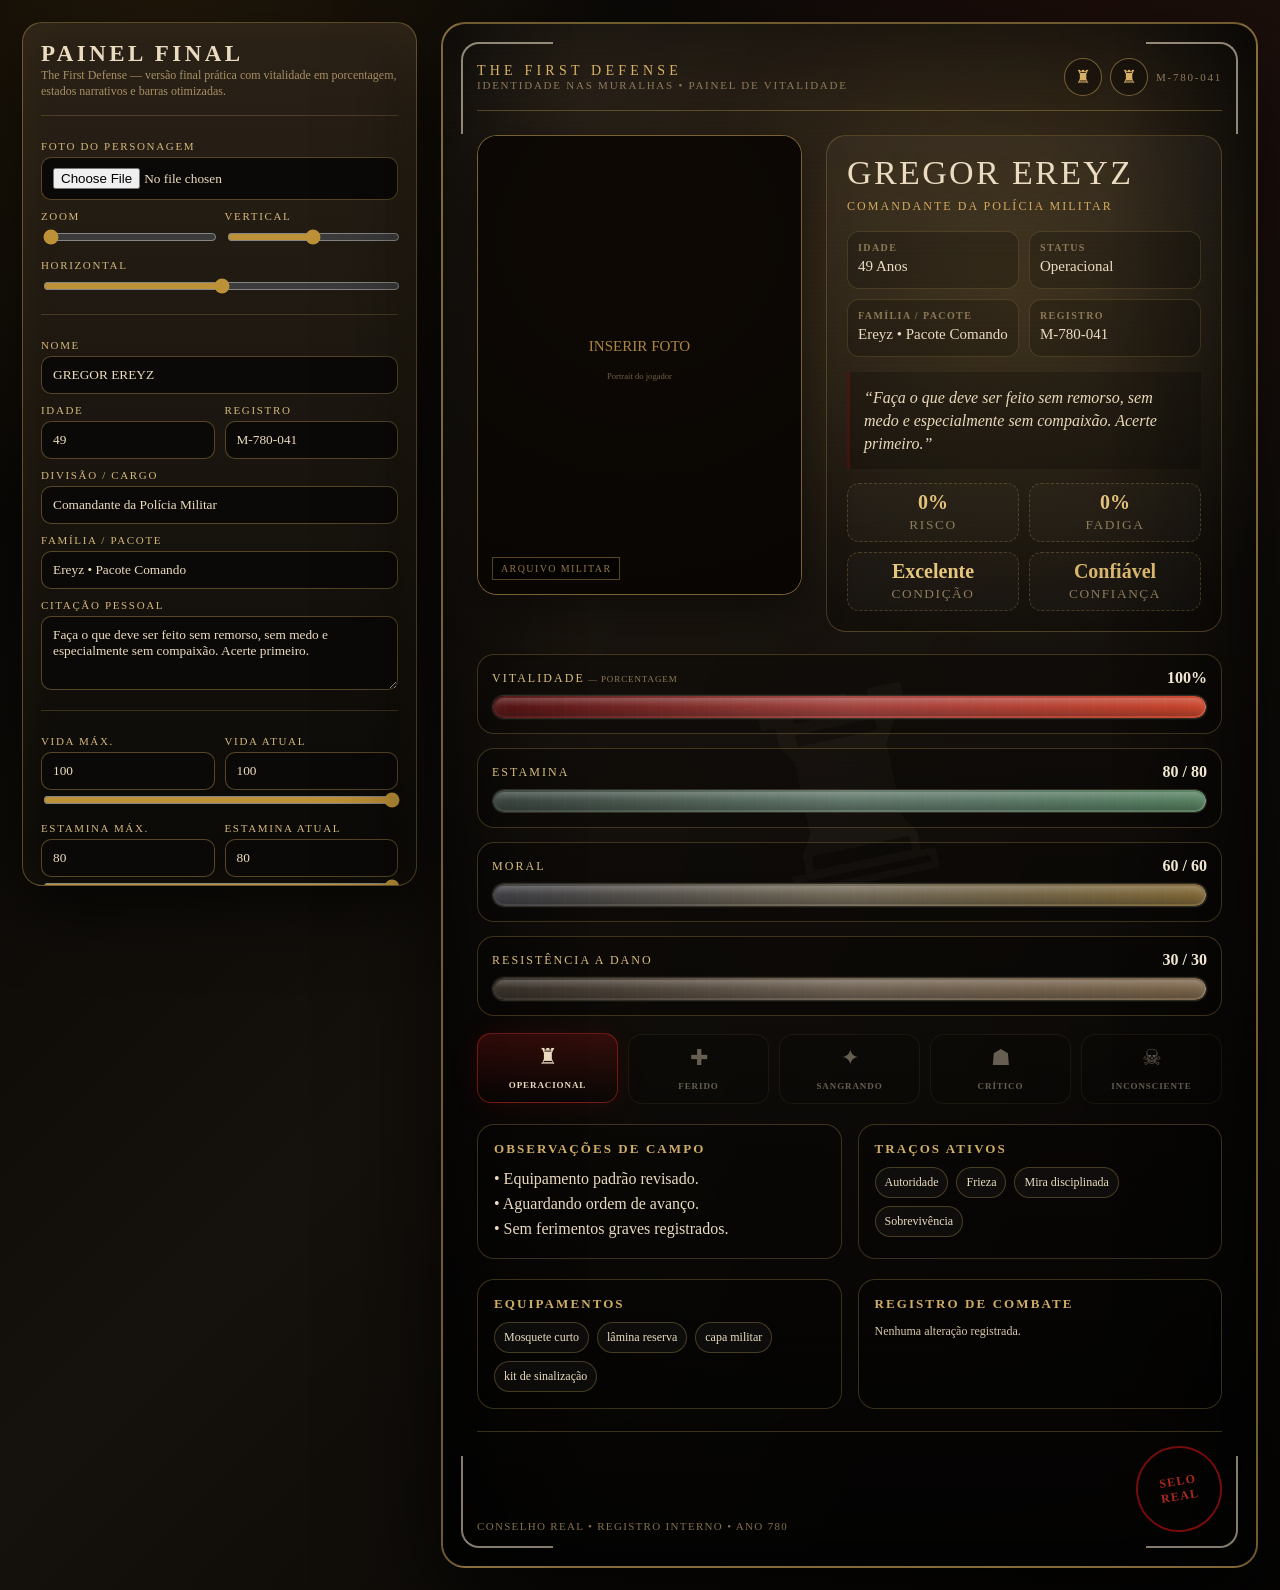
<file: painel.html>
<!DOCTYPE html>
<html lang="pt-BR">
<head>
<meta charset="UTF-8"/>
<meta name="viewport" content="width=device-width, initial-scale=1.0"/>
<title>The First Defense — Painel Vivo Final Otimizado</title>
<style>
:root{
  --danger:0;
  --exhaustion:0;
  --moraleLoss:0;
  --portrait-x:50%;
  --portrait-y:50%;
  --portrait-scale:1;
  --hue:0deg;
  --vignette:.40;
  --grain:.11;
  --bloodOpacity:0;
  --theme:#b08a42;
  --themeSoft:rgba(176,138,66,.28);
  --bg:#080705;
  --paper:#1c160f;
  --ink:#eadbc1;
  --muted:#9d8865;
  --blood:#981313;
  --bloodBright:#df2b20;
  --stamina:#d0a13a;
  --morale:#8fb3c7;
}
*{box-sizing:border-box}
body{
  margin:0; min-height:100vh; color:var(--ink);
  font-family: Georgia, "Times New Roman", serif;
  background:
    radial-gradient(circle at 12% 4%, rgba(202,143,45,.14), transparent 25%),
    radial-gradient(circle at 86% 8%, rgba(103,16,16,.18), transparent 25%),
    linear-gradient(135deg,#050403,#15110c 52%,#050403);
}
body::before{
  content:""; position:fixed; inset:0; pointer-events:none; opacity:.28;
  background:
    linear-gradient(rgba(255,255,255,.025) 1px, transparent 1px),
    linear-gradient(90deg,rgba(255,255,255,.018) 1px, transparent 1px);
  background-size: 38px 38px;
}
.app{display:grid; grid-template-columns:395px minmax(740px,1fr); gap:24px; padding:22px;}
.controls{
  position:sticky; top:18px; align-self:start; max-height:calc(100vh - 36px); overflow:auto;
  background:linear-gradient(180deg,rgba(43,34,23,.98),rgba(10,9,7,.98));
  border:1px solid rgba(218,178,92,.38);
  border-radius:20px; padding:18px;
  box-shadow:0 24px 70px rgba(0,0,0,.6), inset 0 0 40px rgba(236,180,79,.055);
}
.controls h1{margin:0; font-size:23px; letter-spacing:.15em; text-transform:uppercase}
.controls .tag{color:#a89065; font-size:12px; line-height:1.35}
.group{border-top:1px solid rgba(218,178,92,.22); margin-top:16px; padding-top:14px}
label{display:block; font-size:11px; letter-spacing:.15em; text-transform:uppercase; color:#d4b77c; margin:10px 0 5px}
input,textarea,select{
  width:100%; background:#0b0907; color:#ecdcc0;
  border:1px solid rgba(218,178,92,.36); border-radius:10px;
  padding:10px 11px; outline:none; font-family:Georgia,"Times New Roman",serif;
}
textarea{min-height:74px; resize:vertical}
input[type=range]{accent-color:#bd9137; padding:0; border:0; background:transparent}
.row{display:grid; grid-template-columns:1fr 1fr; gap:10px}
.three{display:grid; grid-template-columns:1fr 1fr 1fr; gap:10px}
.btns{display:flex; flex-wrap:wrap; gap:8px; margin-top:14px}
button{
  border:1px solid rgba(226,185,95,.45); color:#f2dfbd;
  background:linear-gradient(180deg,#3a2b16,#15100a); border-radius:10px;
  padding:10px 12px; cursor:pointer; font-weight:bold; letter-spacing:.04em;
}
button:hover{filter:brightness(1.14)}
button.danger{border-color:rgba(188,42,35,.7); color:#ffd0ca}
.stage{display:flex; justify-content:center; align-items:flex-start; min-height:calc(100vh - 44px)}
.card{
  width:820px; min-height:1120px; position:relative; overflow:hidden; border-radius:24px;
  background:
    radial-gradient(circle at 70% 18%, color-mix(in srgb, var(--theme) 22%, transparent), transparent 25%),
    linear-gradient(115deg,rgba(255,255,255,.045), transparent 24%, rgba(0,0,0,.24) 76%),
    linear-gradient(180deg,#2a2116,#130f0b 55%,#070604);
  border:2px solid rgba(218,178,92,.50);
  box-shadow:0 38px 110px rgba(0,0,0,.78), inset 0 0 120px rgba(0,0,0,.62);
  padding:34px;
  filter:hue-rotate(var(--hue));
}
.card::before{
  content:""; position:absolute; inset:0; pointer-events:none;
  background:
    repeating-linear-gradient(0deg, rgba(255,255,255,calc(var(--grain)*.25)), rgba(255,255,255,calc(var(--grain)*.25)) 1px, transparent 1px, transparent 5px),
    radial-gradient(circle at 50% 34%, transparent 0 38%, rgba(0,0,0,var(--vignette)) 100%),
    linear-gradient(90deg,rgba(0,0,0,.38),transparent 18%,transparent 82%,rgba(0,0,0,.38));
  mix-blend-mode:overlay;
}
.card::after{
  content:""; position:absolute; inset:0; pointer-events:none; transition:.3s ease;
  background:
    radial-gradient(circle at 50% 38%, transparent 0 34%, rgba(0,0,0,calc(.10 + var(--danger)*.42)) 100%),
    linear-gradient(0deg, rgba(100,0,0,calc(var(--danger)*.32)), transparent 56%),
    linear-gradient(180deg, rgba(0,0,0,calc(var(--exhaustion)*.36)), transparent 38%, rgba(0,0,0,calc(var(--exhaustion)*.42))),
    linear-gradient(90deg, rgba(0,0,0,calc(var(--moraleLoss)*.18)), transparent 45%, rgba(20,30,40,calc(var(--moraleLoss)*.16)));
}
.corner{
  position:absolute; width:92px; height:92px; opacity:.62; pointer-events:none;
  border-color:rgba(218,178,92,.5);
}
.c1{left:18px; top:18px; border-left:2px solid; border-top:2px solid; border-radius:18px 0 0 0}
.c2{right:18px; top:18px; border-right:2px solid; border-top:2px solid; border-radius:0 18px 0 0}
.c3{left:18px; bottom:18px; border-left:2px solid; border-bottom:2px solid; border-radius:0 0 0 18px}
.c4{right:18px; bottom:18px; border-right:2px solid; border-bottom:2px solid; border-radius:0 0 18px 0}
.watermark{
  position:absolute; inset:0; display:flex; align-items:center; justify-content:center;
  font-size:260px; opacity:.035; z-index:0; pointer-events:none; transform:rotate(-12deg);
}
.topline,.main,.bars,.condition,.notes,.equipment,.footer{position:relative; z-index:2}
.topline{display:flex; justify-content:space-between; align-items:center; border-bottom:1px solid rgba(218,178,92,.32); padding-bottom:14px}
.brand{font-size:14px; letter-spacing:.30em; color:#d8b366; text-transform:uppercase}
.registry{color:#8f7b5b; font-size:11px; text-transform:uppercase; letter-spacing:.16em}
.crestRow{display:flex; gap:8px; align-items:center}
.miniCrest{
  width:38px; height:38px; border-radius:50%; display:flex; align-items:center; justify-content:center;
  border:1px solid rgba(218,178,92,.48); background:rgba(0,0,0,.28); color:#d7b067; font-size:18px;
}
.main{display:grid; grid-template-columns:325px 1fr; gap:24px; margin-top:24px}
.portraitBox{
  position:relative; height:460px; border:1px solid rgba(230,188,101,.50); border-radius:20px; overflow:hidden;
  background:#080706; box-shadow:inset 0 0 34px rgba(0,0,0,.92),0 16px 45px rgba(0,0,0,.42);
}
#portrait{width:100%; height:100%; object-fit:cover; object-position:var(--portrait-x) var(--portrait-y); transform:scale(var(--portrait-scale)); transition:.25s ease;
  filter:contrast(calc(1.04 + var(--danger)*.18)) saturate(calc(.98 - var(--danger)*.28)) brightness(calc(1 - var(--danger)*.22 - var(--exhaustion)*.16));
}
.portraitBox::after{
  content:""; position:absolute; inset:0; pointer-events:none;
  background:
    linear-gradient(0deg,rgba(114,0,0,calc(var(--danger)*.32)),transparent 60%),
    radial-gradient(circle at 50% 22%,transparent 23%,rgba(0,0,0,.38));
}
.photoStamp{position:absolute; left:14px; bottom:14px; border:1px solid rgba(218,178,92,.56); background:rgba(0,0,0,.48); color:#d3ad64; padding:5px 8px; font-size:10px; letter-spacing:.14em}
.statusRibbon{
  position:absolute; right:-40px; top:22px; width:170px; text-align:center; transform:rotate(33deg);
  background:rgba(120,14,14,calc(var(--danger)*.78)); border:1px solid rgba(230,60,45,calc(var(--danger)));
  color:rgba(255,224,214,calc(var(--danger))); padding:5px 0; font-size:10px; letter-spacing:.14em;
}
.infoPanel{
  border:1px solid rgba(218,178,92,.26); border-radius:20px; padding:20px;
  background:linear-gradient(180deg,rgba(255,255,255,.035),rgba(0,0,0,.20));
}
.name{font-size:34px; line-height:1.02; text-transform:uppercase; letter-spacing:.07em; margin-bottom:8px; text-shadow:0 0 22px rgba(218,178,92,.12)}
.sub{color:#d2aa5c; text-transform:uppercase; letter-spacing:.17em; font-size:12px; margin-bottom:17px}
.dataGrid{display:grid; grid-template-columns:1fr 1fr; gap:10px}
.data{background:rgba(0,0,0,.20); border:1px solid rgba(218,178,92,.18); padding:10px; border-radius:12px; min-height:58px}
.data b{display:block; color:#8c7957; font-size:10px; letter-spacing:.14em; text-transform:uppercase; margin-bottom:4px}
.data span{font-size:15px}
.quote{margin-top:15px; padding:14px; border-left:3px solid rgba(177,18,18,calc(.25 + var(--danger)*.65)); background:rgba(0,0,0,.23); color:#ead9bb; font-style:italic; line-height:1.45}
.vitalSeal{
  margin-top:14px; display:grid; grid-template-columns:1fr 1fr; gap:10px;
}
.metric{
  border:1px dashed rgba(218,178,92,.25); padding:8px; border-radius:12px; text-align:center;
  background:rgba(255,255,255,.025);
}
.metric strong{display:block; font-size:21px; color:#e3c37d}
.metric small{text-transform:uppercase; letter-spacing:.12em; color:#8f7b5b}
.bars{margin-top:22px; display:grid; gap:14px}
.statusLine{border:1px solid rgba(218,178,92,.25); background:rgba(0,0,0,.24); border-radius:17px; padding:14px}
.statusHead{display:flex; justify-content:space-between; align-items:center; margin-bottom:8px}
.statusName{text-transform:uppercase; letter-spacing:.17em; color:#d8bd7f; font-size:12px}
.statusValue{font-weight:bold;color:#f1e6d2}
.bar{height:24px; border-radius:999px; background:rgba(0,0,0,.57); border:1px solid rgba(230,208,159,.2); overflow:hidden; position:relative}
.fill{height:100%; width:100%; transition:.35s ease; border-radius:999px; box-shadow:inset 0 0 16px rgba(255,255,255,.10)}
.hp .fill{background:linear-gradient(90deg,#421010,#941818,#e03525)}
.stamina .fill{background:linear-gradient(90deg,#523b13,#af7f22,#ebc163)}
.morale .fill{background:linear-gradient(90deg,#253a4c,#52738e,#a8c4d2)}
.armor .fill{background:linear-gradient(90deg,#30353a,#777d82,#c5c8c7)}
.bar::after{content:""; position:absolute; inset:0; background:linear-gradient(90deg,transparent,rgba(255,255,255,.18),transparent); opacity:.45}
.damageFx{position:absolute; right:0; top:0; bottom:0; width:calc(var(--danger)*100%); background:repeating-linear-gradient(135deg,rgba(0,0,0,.22),rgba(0,0,0,.22) 5px,rgba(255,0,0,.16) 5px,rgba(255,0,0,.16) 10px); mix-blend-mode:multiply}
.condition{margin-top:18px; display:grid; grid-template-columns:repeat(5,1fr); gap:10px}
.cond{text-align:center; border:1px solid rgba(218,178,92,.2); padding:10px 7px; border-radius:14px; background:rgba(0,0,0,.22); opacity:.40; transition:.2s}
.cond.active{opacity:1; background:linear-gradient(180deg,rgba(117,18,15,.36),rgba(0,0,0,.28)); border-color:rgba(184,37,28,.55); box-shadow:0 0 24px rgba(135,12,12,.18)}
.cond .icon{font-size:22px; display:block; margin-bottom:4px}.cond b{font-size:9px; letter-spacing:.10em; text-transform:uppercase}
.notes,.equipment{margin-top:20px; display:grid; grid-template-columns:1fr 1fr; gap:16px}
.panel{border:1px solid rgba(218,178,92,.25); background:rgba(0,0,0,.20); border-radius:17px; padding:16px}
.panel h3{margin:0 0 10px; color:#d0ad65; font-size:13px; text-transform:uppercase; letter-spacing:.16em}
.traits{display:flex; flex-wrap:wrap; gap:8px}.trait{border:1px solid rgba(218,178,92,.28); background:rgba(255,255,255,.035); padding:7px 9px; border-radius:999px; font-size:12px}
.log{font-size:12px; line-height:1.55; color:#dac8a9; max-height:130px; overflow:auto}
.footer{margin-top:22px; display:flex; justify-content:space-between; align-items:flex-end; color:#85704f; border-top:1px solid rgba(218,178,92,.25); padding-top:14px; font-size:11px; letter-spacing:.12em; text-transform:uppercase}
.seal{width:86px;height:86px;border-radius:50%; border:2px double rgba(177,18,18,.66); display:flex;align-items:center;justify-content:center; color:rgba(217,51,40,.78); transform:rotate(-9deg); font-weight:bold; font-size:12px; text-align:center}
.bloodmark{position:absolute; pointer-events:none; opacity:calc(var(--danger)*.95); transition:.35s ease}
.b1{right:68px; top:214px; width:145px; height:145px; background:radial-gradient(circle,rgba(126,0,0,.36),transparent 63%); filter:blur(1px)}
.b2{left:28px; bottom:190px; width:195px; height:112px; background:radial-gradient(circle,rgba(160,0,0,.24),transparent 65%); transform:rotate(18deg)}
.crack{position:absolute; inset:0; opacity:calc(var(--danger)*.18); pointer-events:none; background:
  linear-gradient(125deg, transparent 22%, rgba(255,255,255,.35) 22.2%, transparent 22.6%),
  linear-gradient(47deg, transparent 57%, rgba(255,255,255,.26) 57.2%, transparent 57.6%);
  mix-blend-mode:overlay;
}

.deathbox{
  position:relative; z-index:2;
  margin-top:18px;
  border:1px solid rgba(150,30,25,calc(var(--danger)*.78));
  background:rgba(80,0,0,calc(var(--danger)*.20));
  border-radius:18px;
  padding:14px;
  display:none;
  line-height:1.45;
}
.deathbox.show{display:block}
.deathbox b{color:#ffb1a5;text-transform:uppercase;letter-spacing:.14em}
.card.ultimate-critical{
  animation: criticalPulse 1.8s infinite ease-in-out;
}
@keyframes criticalPulse{
  0%,100%{box-shadow:0 38px 110px rgba(0,0,0,.78), inset 0 0 125px rgba(0,0,0,.64)}
  50%{box-shadow:0 38px 120px rgba(80,0,0,.55), inset 0 0 150px rgba(120,0,0,.22)}
}

@media(max-width:1120px){.app{grid-template-columns:1fr}.controls{position:relative; top:0; max-height:none}.card{width:100%}}
@media(max-width:760px){.main,.notes,.equipment{grid-template-columns:1fr}.condition{grid-template-columns:repeat(2,1fr)}.app{padding:10px}.card{padding:20px}.controls{padding:14px}}
@media print{body{background:#111}.controls{display:none}.app{display:block;padding:0}.card{width:100%;min-height:100vh;border-radius:0;box-shadow:none}.stage{min-height:auto}}

/* ===== THE FIRST DEFENSE — VERSÃO FINAL PRÁTICA ===== */
.statusLine.hp .statusName::after{
  content:" — porcentagem";
  color:#8d795a;
  font-size:9px;
  letter-spacing:.10em;
}
.statusLine.hp .fill{
  background:linear-gradient(90deg,#4e0d0d,#962019,#d24628,#d69b37,#577f3f);
  background-size:220% 100%;
  box-shadow:inset 0 0 18px rgba(255,255,255,.12), 0 0 calc(var(--danger) * 26px) rgba(180,20,15,.45);
}
.statusLine.stamina .fill{
  background:linear-gradient(90deg,#3f3f3f,#526b78,#3f83a0,#8ec7d7);
  background-size:220% 100%;
}
.statusLine.morale .fill{
  background:linear-gradient(90deg,#4b4b4b,#7a5d24,#c59a37,#e5c873);
  background-size:220% 100%;
}
.statusLine.armor .fill{
  background:linear-gradient(90deg,#322b24,#66523c,#9a815d,#d1b782);
  background-size:220% 100%;
}
.statusLine .bar{
  box-shadow:inset 0 0 10px rgba(0,0,0,.75), 0 0 0 1px rgba(255,255,255,.04);
}
.statusLine .bar::before{
  content:"";
  position:absolute;
  inset:2px;
  border-radius:999px;
  background:linear-gradient(180deg,rgba(255,255,255,.20),transparent 48%,rgba(0,0,0,.24));
  pointer-events:none;
  z-index:2;
}
.statusLine .fill{
  position:relative;
  transition:width .28s ease, filter .28s ease, background-position .28s ease;
}
.statusLine .fill::after{
  content:"";
  position:absolute;
  inset:0;
  background:linear-gradient(90deg, transparent, rgba(255,255,255,.22), transparent);
  opacity:.35;
}
.card.state-operacional{--stateTint:0;}
.card.state-ferido{filter:hue-rotate(6deg) saturate(.98);}
.card.state-sangrando{filter:hue-rotate(10deg) saturate(.92);}
.card.state-critico{filter:hue-rotate(14deg) saturate(.82) brightness(.92);}
.card.state-inconsciente{filter:saturate(.42) brightness(.78) contrast(1.08);}
.card.state-ferido::after{
  background:
    radial-gradient(circle at 50% 45%, transparent 0 42%, rgba(0,0,0,calc(.18 + var(--danger)*.38)) 100%),
    linear-gradient(0deg, rgba(110,55,0,.10), transparent 55%),
    linear-gradient(180deg, rgba(0,0,0,calc(var(--exhaustion)*.22)), transparent 40%, rgba(0,0,0,calc(var(--exhaustion)*.32)));
}
.card.state-sangrando::after{
  background:
    radial-gradient(circle at 50% 45%, transparent 0 42%, rgba(0,0,0,calc(.20 + var(--danger)*.42)) 100%),
    linear-gradient(0deg, rgba(120,0,0,calc(.12 + var(--danger)*.30)), transparent 55%),
    linear-gradient(180deg, rgba(0,0,0,calc(var(--exhaustion)*.24)), transparent 40%, rgba(0,0,0,calc(var(--exhaustion)*.34)));
}
.card.state-critico::after,.card.state-inconsciente::after{
  background:
    radial-gradient(circle at 50% 42%, transparent 0 34%, rgba(0,0,0,calc(.38 + var(--danger)*.45)) 100%),
    linear-gradient(0deg, rgba(120,0,0,calc(.24 + var(--danger)*.34)), transparent 55%),
    linear-gradient(180deg, rgba(0,0,0,.24), transparent 40%, rgba(0,0,0,.46));
}
.card.state-critico{
  animation: finalCriticalPulse 1.8s ease-in-out infinite;
}
.card.state-inconsciente{
  animation:none !important;
}
@keyframes finalCriticalPulse{
  0%,100%{box-shadow:0 35px 90px rgba(0,0,0,.72), inset 0 0 95px rgba(0,0,0,.62)}
  50%{box-shadow:0 35px 105px rgba(90,0,0,.42), inset 0 0 120px rgba(120,0,0,.18)}
}
.condition{
  grid-template-columns:repeat(5,1fr) !important;
}
.cond.active{
  transform:translateY(-1px);
}
#physicalCondition{
  color:#e6c57d;
}


/* ===== AJUSTES FINAIS — confiança, clique em estados e barras premium ===== */
.vitalSeal{
  grid-template-columns:repeat(4,1fr) !important;
}
#trustMetric{
  color:#d8b66d;
}
.statusLine.stamina .fill{
  background:linear-gradient(90deg,#39413d,#4f6959,#6d9f72,#9bd883) !important;
  background-size:220% 100% !important;
  filter:saturate(calc(.70 + var(--exhaustion) * -.25 + .55));
}
.statusLine.stamina .bar{
  box-shadow:inset 0 0 10px rgba(0,0,0,.78), 0 0 calc(var(--exhaustion) * 18px) rgba(85,130,90,.18);
}
.statusLine.morale .fill{
  background:linear-gradient(90deg,#3b3b40,#655534,#a98031,#e3c66a) !important;
  background-size:220% 100% !important;
}
.statusLine.hp .fill,
.statusLine.morale .fill,
.statusLine.stamina .fill,
.statusLine.armor .fill{
  border-right:1px solid rgba(255,255,255,.32);
}
.cond{
  cursor:pointer;
  user-select:none;
}
.cond:hover{
  opacity:.92;
  filter:brightness(1.18);
  transform:translateY(-1px);
}
.bloodmark.b3{
  left:58%;
  top:132px;
  width:85px;
  height:120px;
  background:radial-gradient(circle at 40% 25%,rgba(170,0,0,.32),transparent 38%),
             radial-gradient(circle at 70% 58%,rgba(120,0,0,.24),transparent 44%);
  transform:rotate(-18deg);
}
.bloodmark.b4{
  right:32px;
  bottom:310px;
  width:115px;
  height:150px;
  background:radial-gradient(circle at 50% 20%,rgba(160,0,0,.28),transparent 40%),
             radial-gradient(circle at 40% 70%,rgba(90,0,0,.20),transparent 48%);
  transform:rotate(14deg);
}
.bloodmark.b5{
  left:70px;
  top:520px;
  width:95px;
  height:95px;
  background:radial-gradient(circle,rgba(135,0,0,.24),transparent 65%);
}
.card.state-sangrando .bloodmark,
.card.state-critico .bloodmark,
.card.state-inconsciente .bloodmark{
  opacity:calc(.35 + var(--danger)*.75);
}
.card.state-ferido .bloodmark{
  opacity:calc(var(--danger)*.38);
}
.card.state-operacional .bloodmark{
  opacity:calc(var(--danger)*.18);
}
.statusLine .fill::before{
  content:"";
  position:absolute;
  inset:0;
  background:repeating-linear-gradient(90deg,rgba(255,255,255,.08) 0 1px,transparent 1px 12px);
  opacity:.28;
}
.btns button{
  min-width:82px;
}


/* ===== AJUSTE FINAL OTIMIZADO — indicadores 2x2 e ficha leve ===== */
.vitalSeal{
  display:grid !important;
  grid-template-columns:repeat(2, minmax(0, 1fr)) !important;
  gap:10px !important;
  align-items:stretch !important;
}
.vitalSeal .metric{
  min-height:58px;
  display:flex;
  flex-direction:column;
  align-items:center;
  justify-content:center;
}
.vitalSeal .metric strong{
  font-size:20px;
  line-height:1.05;
}
.vitalSeal .metric small{
  margin-top:4px;
}
.card{
  will-change:auto !important;
}
.statusLine .fill,
.cond,
.portraitBox{
  will-change:auto !important;
}
.card.state-critico{
  animation: finalCriticalPulse 2.4s ease-in-out infinite !important;
}
@media (prefers-reduced-motion: reduce){
  .card.state-critico,
  .cond.active,
  .portraitBox,
  .statusLine .fill::after{
    animation:none !important;
  }
}

</style>
</head>
<body>
<div class="app">
<aside class="controls">
  <h1>Painel Final</h1>
  <div class="tag">The First Defense — versão final prática com vitalidade em porcentagem, estados narrativos e barras otimizadas.</div>

  <div class="group">
    <label>Foto do personagem</label><input type="file" id="photoInput" accept="image/*">
    <div class="row"><div><label>Zoom</label><input type="range" id="zoom" min="1" max="2.7" step=".01" value="1"></div><div><label>Vertical</label><input type="range" id="posY" min="0" max="100" value="50"></div></div>
    <label>Horizontal</label><input type="range" id="posX" min="0" max="100" value="50">
  </div>

  <div class="group">
    <label>Nome</label><input type="text" id="nameInput" value="GREGOR EREYZ">
    <div class="row"><div><label>Idade</label><input type="number" id="ageInput" value="49"></div><div><label>Registro</label><input type="text" id="regInput" value="M-780-041"></div></div>
    <label>Divisão / Cargo</label><input type="text" id="roleInput" value="Comandante da Polícia Militar">
    <label>Família / Pacote</label><input type="text" id="familyInput" value="Ereyz • Pacote Comando">
    <label>Citação pessoal</label><textarea id="quoteInput">Faça o que deve ser feito sem remorso, sem medo e especialmente sem compaixão. Acerte primeiro.</textarea>
  </div>

  <div class="group">
    <div class="row"><div><label>Vida Máx.</label><input type="number" id="hpMax" value="100"></div><div><label>Vida Atual</label><input type="number" id="hpNow" value="100"></div></div>
    <input type="range" id="hpSlider" min="0" max="100" value="100">
    <div class="row"><div><label>Estamina Máx.</label><input type="number" id="stMax" value="80"></div><div><label>Estamina Atual</label><input type="number" id="stNow" value="80"></div></div>
    <input type="range" id="stSlider" min="0" max="80" value="80">
    <div class="row"><div><label>Moral Máx.</label><input type="number" id="moMax" value="60"></div><div><label>Moral Atual</label><input type="number" id="moNow" value="60"></div></div>
    <input type="range" id="moSlider" min="0" max="60" value="60">
    <div class="row"><div><label>Resistência Máx.</label><input type="number" id="arMax" value="30"></div><div><label>Resistência Atual</label><input type="number" id="arNow" value="30"></div></div>
    <input type="range" id="arSlider" min="0" max="30" value="30">
      <div class="row">
        <div><label>Ferimentos</label><input type="number" id="injuryInput" value="0"></div>
        <div><label>Exposição</label><input type="number" id="exposureInput" value="0"></div>
      </div>
  </div>

  <div class="group">
    <label>Estado narrativo</label>
    <select id="conditionSelect"><option value="normal">Operacional</option><option value="ferido">Ferido</option><option value="sangrando">Sangrando</option><option value="critico">Crítico</option><option value="inconsciente">Inconsciente</option></select>
    <div class="row"><div><label>Tema</label><select id="themeSelect"><option value="gold">Conselho / Neutro</option><option value="mp">Polícia Militar</option><option value="garrison">Guarnição</option><option value="cadet">Cadetes</option><option value="scout">Reconhecimento</option></select></div><div><label>Filtro</label><select id="filterSelect"><option value="cinematic">Cinemático</option><option value="cold">Frio</option><option value="bloody">Crítico</option><option value="paper">Documento</option></select></div></div>
    <div class="three"><div><label>Vinheta</label><input type="range" id="vignette" min=".15" max=".75" step=".01" value=".40"></div><div><label>Grão</label><input type="range" id="grain" min=".02" max=".28" step=".01" value=".11"></div><div><label>Tom</label><input type="range" id="hue" min="-40" max="40" value="0"></div></div>
  </div>

  <div class="group">
    <label>Anotações rápidas</label><textarea id="notesInput">• Equipamento padrão revisado.
• Aguardando ordem de avanço.
• Sem ferimentos graves registrados.</textarea>
    <label>Traços / Habilidades</label><input type="text" id="traitsInput" value="Autoridade, Frieza, Mira disciplinada, Sobrevivência">
    <label>Equipamentos</label><input type="text" id="equipInput" value="Mosquete curto, lâmina reserva, capa militar, kit de sinalização">
  </div>

  <div class="btns">
    <button onclick="applyAttack()">Ataque</button><button onclick="rest()">Descanso</button>
    <button onclick="quickDamage(1)">-1 Vida</button><button onclick="quickDamage(5)">-5 Vida</button><button onclick="quickDamage(10)">-10 Vida</button>
    <button onclick="healVitality(1)">+1 Vida</button><button onclick="healVitality(5)">+5 Vida</button>
    <button onclick="quickStamina(1)">-1 Estamina</button><button onclick="quickStamina(5)">-5 Estamina</button><button onclick="quickStamina(10)">-10 Estamina</button>
    <button onclick="healStamina(1)">+1 Estamina</button><button onclick="healStamina(5)">+5 Estamina</button>
    <button onclick="quickMorale(1)">-1 Moral</button><button onclick="quickMorale(5)">-5 Moral</button>
    <button onclick="healMorale(1)">+1 Moral</button><button onclick="healMorale(5)">+5 Moral</button>
    <button onclick="saveSheet()">Salvar</button><button onclick="loadSheet()">Carregar</button><button onclick="exportJSON()">Exportar JSON</button><button onclick="window.print()">PDF</button><button class="danger" onclick="resetSheet()">Resetar</button>
  </div>
</aside>

<main class="stage">
<section class="card" id="card">
  <div class="corner c1"></div><div class="corner c2"></div><div class="corner c3"></div><div class="corner c4"></div>
  <div class="watermark" id="watermark">♜</div>
  <div class="bloodmark b1"></div><div class="bloodmark b2"></div><div class="bloodmark b3"></div><div class="bloodmark b4"></div><div class="bloodmark b5"></div><div class="crack"></div>

  <div class="topline">
    <div><div class="brand">The First Defense</div><div class="registry">Identidade nas Muralhas • Painel de Vitalidade</div></div>
    <div class="crestRow"><div class="miniCrest" id="crest1">♜</div><div class="miniCrest" id="crest2">♜</div><div class="registry" id="regView">M-780-041</div></div>
  </div>

  <div class="main">
    <div class="portraitBox"><img id="portrait" alt="Portrait" src="data:image/svg+xml,%3Csvg xmlns='http://www.w3.org/2000/svg' width='600' height='850'%3E%3Crect width='100%25' height='100%25' fill='%23110d09'/%3E%3Ctext x='50%25' y='47%25' fill='%23b08a42' font-family='Georgia' font-size='28' text-anchor='middle'%3EINSERIR FOTO%3C/text%3E%3Ctext x='50%25' y='53%25' fill='%23766548' font-family='Georgia' font-size='16' text-anchor='middle'%3EPortrait do jogador%3C/text%3E%3C/svg%3E"><div class="photoStamp">ARQUIVO MILITAR</div><div class="statusRibbon">RISCO CRÍTICO</div></div>
    <div class="infoPanel">
      <div class="name" id="nameView">GREGOR EREYZ</div>
      <div class="sub" id="roleView">Comandante da Polícia Militar</div>
      <div class="dataGrid">
        <div class="data"><b>Idade</b><span id="ageView">49 Anos</span></div><div class="data"><b>Status</b><span id="statusView">Operacional</span></div>
        <div class="data"><b>Família / Pacote</b><span id="familyView">Ereyz • Pacote Comando</span></div><div class="data"><b>Registro</b><span id="regView2">M-780-041</span></div>
      </div>
      <div class="quote" id="quoteView">“Faça o que deve ser feito sem remorso, sem medo e especialmente sem compaixão. Acerte primeiro.”</div>
      <div class="vitalSeal">
        <div class="metric"><strong id="riskMetric">0%</strong><small>Risco</small></div>
        <div class="metric"><strong id="fatigueMetric">0%</strong><small>Fadiga</small></div><div class="metric"><strong id="physicalCondition">Excelente</strong><small>Condição</small></div><div class="metric"><strong id="trustMetric">Confiável</strong><small>Confiança</small></div>
      </div>
    </div>
  </div>

  <div class="bars">
    <div class="statusLine hp"><div class="statusHead"><span class="statusName">Vitalidade</span><span class="statusValue" id="hpText">100 / 100</span></div><div class="bar"><div class="fill" id="hpFill"></div><div class="damageFx"></div></div></div>
    <div class="statusLine stamina"><div class="statusHead"><span class="statusName">Estamina</span><span class="statusValue" id="stText">80 / 80</span></div><div class="bar"><div class="fill" id="stFill"></div></div></div>
    <div class="statusLine morale"><div class="statusHead"><span class="statusName">Moral</span><span class="statusValue" id="moText">60 / 60</span></div><div class="bar"><div class="fill" id="moFill"></div></div></div>
    <div class="statusLine armor"><div class="statusHead"><span class="statusName">Resistência a Dano</span><span class="statusValue" id="arText">30 / 30</span></div><div class="bar"><div class="fill" id="arFill"></div></div></div>
  </div>

  <div class="condition">
    <div class="cond" id="cond-normal"><span class="icon">♜</span><b>Operacional</b></div>
    <div class="cond" id="cond-ferido"><span class="icon">✚</span><b>Ferido</b></div>
    <div class="cond" id="cond-sangrando"><span class="icon">✦</span><b>Sangrando</b></div>
    <div class="cond" id="cond-critico"><span class="icon">☗</span><b>Crítico</b></div>
    
    <div class="cond" id="cond-inconsciente"><span class="icon">☠</span><b>Inconsciente</b></div>
  </div>
  <div class="deathbox" id="deathbox"><b>Protocolo de emergência:</b> condição extrema detectada. Recomenda-se retirada, atendimento imediato ou teste narrativo de sobrevivência.</div>

  <div class="notes">
    <div class="panel"><h3>Observações de campo</h3><div id="notesView" style="white-space:pre-line; line-height:1.55;"></div></div>
    <div class="panel"><h3>Traços ativos</h3><div class="traits" id="traitsView"></div></div>
  </div>
  <div class="equipment">
    <div class="panel"><h3>Equipamentos</h3><div class="traits" id="equipView"></div></div>
    <div class="panel"><h3>Registro de combate</h3><div class="log" id="logView">Nenhuma alteração registrada.</div></div>
  </div>

  <div class="footer"><div>Conselho Real • Registro interno • Ano 780</div><div class="seal">SELO<br>REAL</div></div>
</section>
</main>
</div>

<script>
const $=id=>document.getElementById(id);
const fields=["nameInput","ageInput","regInput","roleInput","familyInput","quoteInput","hpMax","hpNow","stMax","stNow","moMax","moNow","arMax","arNow","injuryInput","exposureInput","conditionSelect","themeSelect","filterSelect","vignette","grain","hue","notesInput","traitsInput","equipInput","zoom","posX","posY"];
let combatLog=[];
function clamp(v,min,max){return Math.max(min,Math.min(max,v))}
function pct(n,m){return m<=0?0:clamp((n/m)*100,0,100)}
function escapeHtml(s){return s.replace(/[&<>"']/g,m=>({"&":"&amp;","<":"&lt;",">":"&gt;",'"':"&quot;","'":"&#039;"}[m]))}
function syncRange(num,range,max){$(range).max=+$(max).value||1; $(range).value=clamp(+$(num).value||0,0,+$(max).value||1)}
function tokenize(str){return (str||"").split(",").map(t=>t.trim()).filter(Boolean).map(t=>`<span class="trait">${escapeHtml(t)}</span>`).join("")}
function theme(){
 const t=$("themeSelect").value; let color="#b08a42", crest="♜";
 if(t==="mp"){color="#4f8a42";crest="♞"} if(t==="garrison"){color="#b52b2b";crest="✾"} if(t==="cadet"){color="#b89138";crest="⚔"} if(t==="scout"){color="#3f6e9b";crest="♚"}
 document.documentElement.style.setProperty("--theme",color); $("crest1").textContent=crest; $("crest2").textContent=crest; $("watermark").textContent=crest;
}
function filter(){
 const f=$("filterSelect").value;
 if(f==="cinematic"){ $("hue").value ||= 0 }
 if(f==="cold") document.documentElement.style.setProperty("--hue","-18deg");
 else if(f==="bloody") document.documentElement.style.setProperty("--hue","8deg");
 else if(f==="paper") document.documentElement.style.setProperty("--hue","22deg");
 else document.documentElement.style.setProperty("--hue", $("hue").value+"deg");
}
function update(){
 $("nameView").textContent=$("nameInput").value||"SEM NOME";
 $("ageView").textContent=($("ageInput").value||"—")+" Anos";
 $("roleView").textContent=$("roleInput").value||"Sem patente";
 $("familyView").textContent=$("familyInput").value||"—";
 $("regView").textContent=$("regInput").value||"—"; $("regView2").textContent=$("regInput").value||"—";
 $("quoteView").textContent="“"+($("quoteInput").value||"")+"”";
 $("notesView").textContent=$("notesInput").value||"";
 $("traitsView").innerHTML=tokenize($("traitsInput").value);
 $("equipView").innerHTML=tokenize($("equipInput").value);
 document.documentElement.style.setProperty("--portrait-scale",$("zoom").value);
 document.documentElement.style.setProperty("--portrait-x",$("posX").value+"%");
 document.documentElement.style.setProperty("--portrait-y",$("posY").value+"%");
 document.documentElement.style.setProperty("--vignette",$("vignette").value);
 document.documentElement.style.setProperty("--grain",$("grain").value);
 if($("filterSelect").value==="cinematic") document.documentElement.style.setProperty("--hue",$("hue").value+"deg");
 theme(); filter();

 [["hpNow","hpSlider","hpMax"],["stNow","stSlider","stMax"],["moNow","moSlider","moMax"],["arNow","arSlider","arMax"]].forEach(a=>syncRange(...a));
 const hpP=pct(+$("hpNow").value,+$("hpMax").value), stP=pct(+$("stNow").value,+$("stMax").value), moP=pct(+$("moNow").value,+$("moMax").value), arP=pct(+$("arNow").value,+$("arMax").value);
 $("hpFill").style.width=hpP+"%"; $("stFill").style.width=stP+"%"; $("moFill").style.width=moP+"%"; $("arFill").style.width=arP+"%";
 $("hpText").textContent=Math.round(hpP)+"%"; $("stText").textContent=`${$("stNow").value} / ${$("stMax").value}`; $("moText").textContent=`${$("moNow").value} / ${$("moMax").value}`; $("arText").textContent=`${$("arNow").value} / ${$("arMax").value}`;
 const danger=1-hpP/100, exhaustion=1-stP/100, moraleLoss=1-moP/100;
 document.documentElement.style.setProperty("--danger",danger.toFixed(2)); document.documentElement.style.setProperty("--exhaustion",exhaustion.toFixed(2)); document.documentElement.style.setProperty("--moraleLoss",moraleLoss.toFixed(2));
 $("riskMetric").textContent=Math.round(danger*100)+"%"; $("fatigueMetric").textContent=Math.round(exhaustion*100)+"%";
 const c=$("conditionSelect").value; $("statusView").textContent=c==="normal"?"Operacional":c.charAt(0).toUpperCase()+c.slice(1);
 ["normal","ferido","sangrando","critico","inconsciente"].forEach(x=>$("cond-"+x).classList.toggle("active",x===c));
 const cardEl=$("card");
 if(cardEl){
   cardEl.classList.remove("state-operacional","state-ferido","state-sangrando","state-critico","state-inconsciente");
   cardEl.classList.add("state-"+(c||condition||"normal"));
 }
 if($("physicalCondition")){
   const v=Math.round(hpP);
   $("physicalCondition").textContent = v>=81 ? "Excelente" : v>=61 ? "Estável" : v>=41 ? "Debilitado" : v>=21 ? "Grave" : "Colapso";
 }
 $("deathbox").classList.toggle("show", hpP<=20 || c==="critico" || c==="inconsciente");
 $("card").classList.toggle("ultimate-critical", hpP<=15 || c==="inconsciente");
 $("logView").innerHTML=combatLog.length?combatLog.slice(-8).reverse().map(escapeHtml).join("<br>"):"Nenhuma alteração registrada.";
}
fields.forEach(id=>$(id).addEventListener("input",update));
["hpSlider","stSlider","moSlider","arSlider"].forEach(id=>$(id).addEventListener("input",()=>{ const map={hpSlider:"hpNow",stSlider:"stNow",moSlider:"moNow",arSlider:"arNow"}; $(map[id]).value=$(id).value; update();}));
$("photoInput").addEventListener("change",e=>{const file=e.target.files[0]; if(!file)return; const r=new FileReader(); r.onload=()=>{$("portrait").src=r.result; saveSheet(false)}; r.readAsDataURL(file)});
function log(msg){combatLog.push(new Date().toLocaleTimeString("pt-BR",{hour:"2-digit",minute:"2-digit"})+" — "+msg); update()}
function quickDamage(v){$("hpNow").value=clamp((+$("hpNow").value||0)-v,0,+$("hpMax").value||1); log("-"+v+" de Vitalidade")}
function quickStamina(v){$("stNow").value=clamp((+$("stNow").value||0)-v,0,+$("stMax").value||1); log("-"+v+" de Estamina")}
function quickMorale(v){$("moNow").value=clamp((+$("moNow").value||0)-v,0,+$("moMax").value||1); log("-"+v+" de Moral")}
function applyAttack(){quickStamina(8);quickMorale(2);log("Ação ofensiva registrada")}
function rest(){
 $("stNow").value=clamp((+$("stNow").value||0)+15,0,+$("stMax").value||1);
 $("moNow").value=clamp((+$("moNow").value||0)+5,0,+$("moMax").value||1);
 log("Descanso curto aplicado");
}
function getData(){const d={}; fields.forEach(id=>d[id]=$(id).value); d.portrait=$("portrait").src; d.combatLog=combatLog; return d}
function setData(d){fields.forEach(id=>{if(d[id]!==undefined)$(id).value=d[id]}); if(d.portrait)$("portrait").src=d.portrait; combatLog=d.combatLog||[]; update()}
function saveSheet(show=true){localStorage.setItem("TFD_Painel_Vivo_Final",JSON.stringify(getData())); if(show)alert("Dados salvos neste navegador.")}
function loadSheet(){const raw=localStorage.getItem("TFD_Painel_Vivo_Final"); if(!raw)return alert("Nenhum dado salvo encontrado."); setData(JSON.parse(raw))}
function resetSheet(){if(!confirm("Resetar dados?"))return; localStorage.removeItem("TFD_Painel_Vivo_Final"); location.reload()}
function exportJSON(){const blob=new Blob([JSON.stringify(getData(),null,2)],{type:"application/json"}); const a=document.createElement("a"); a.href=URL.createObjectURL(blob); a.download="the-first-defense-painel-final.json"; a.click()}
update();
</script>

<script>
(function(){
  function byId(id){return document.getElementById(id)}
  function clamp(v,min,max){return Math.max(min,Math.min(max,v))}
  function syncFinalVisuals(){
    const hpNow=parseInt(byId("hpNow")?.value||"100",10);
    const hpMax=Math.max(parseInt(byId("hpMax")?.value||"100",10),1);
    const stNow=parseInt(byId("stNow")?.value||"0",10);
    const stMax=Math.max(parseInt(byId("stMax")?.value||"1",10),1);
    const moNow=parseInt(byId("moNow")?.value||"0",10);
    const moMax=Math.max(parseInt(byId("moMax")?.value||"1",10),1);
    const arNow=parseInt(byId("arNow")?.value||"0",10);
    const arMax=Math.max(parseInt(byId("arMax")?.value||"1",10),1);
    const hpP=clamp((hpNow/hpMax)*100,0,100);
    const stP=clamp((stNow/stMax)*100,0,100);
    const moP=clamp((moNow/moMax)*100,0,100);
    const arP=clamp((arNow/arMax)*100,0,100);

    if(byId("hpText")) byId("hpText").textContent=Math.round(hpP)+"%";
    [["hpFill",hpP],["stFill",stP],["moFill",moP],["arFill",arP]].forEach(([id,p])=>{
      const el=byId(id);
      if(el){ el.style.width=p+"%"; el.style.backgroundPosition=(100-p)+"% 0"; }
    });

    const condition=byId("conditionSelect")?.value || "normal";
    const card=byId("card");
    if(card){
      card.classList.remove("state-operacional","state-ferido","state-sangrando","state-critico","state-inconsciente");
      card.classList.add("state-"+condition);
    }
    if(byId("physicalCondition")){
      byId("physicalCondition").textContent = hpP>=81 ? "Excelente" : hpP>=61 ? "Estável" : hpP>=41 ? "Debilitado" : hpP>=21 ? "Grave" : "Colapso";
    }
  }

  ["hpSlider","hpNow","hpMax","stSlider","stNow","stMax","moSlider","moNow","moMax","arSlider","arNow","arMax","conditionSelect"].forEach(id=>{
    const el=byId(id);
    if(el) el.addEventListener("input",()=>setTimeout(syncFinalVisuals,0));
    if(el) el.addEventListener("change",()=>setTimeout(syncFinalVisuals,0));
  });

  window.addEventListener("load",()=>setTimeout(syncFinalVisuals,80));
})();
</script>


<script>
(function(){
  function byId(id){ return document.getElementById(id); }
  function clamp(v,min,max){ return Math.max(min, Math.min(max, v)); }

  window.healVitality = function(v){
    const now = byId("hpNow"), max = byId("hpMax");
    if(!now || !max) return;
    now.value = clamp((parseInt(now.value||"0",10)+v),0,parseInt(max.value||"100",10));
    if(typeof window.log === "function") window.log("+"+v+" de Vitalidade");
    if(typeof window.update === "function") window.update();
    syncFinalPolish();
    autosaveFinal();
  };
  window.healStamina = function(v){
    const now = byId("stNow"), max = byId("stMax");
    if(!now || !max) return;
    now.value = clamp((parseInt(now.value||"0",10)+v),0,parseInt(max.value||"80",10));
    if(typeof window.log === "function") window.log("+"+v+" de Estamina");
    if(typeof window.update === "function") window.update();
    syncFinalPolish();
    autosaveFinal();
  };
  window.healMorale = function(v){
    const now = byId("moNow"), max = byId("moMax");
    if(!now || !max) return;
    now.value = clamp((parseInt(now.value||"0",10)+v),0,parseInt(max.value||"60",10));
    if(typeof window.log === "function") window.log("+"+v+" de Moral");
    if(typeof window.update === "function") window.update();
    syncFinalPolish();
    autosaveFinal();
  };

  function percent(nowId,maxId){
    const now=parseInt(byId(nowId)?.value||"0",10);
    const max=Math.max(parseInt(byId(maxId)?.value||"1",10),1);
    return clamp((now/max)*100,0,100);
  }

  function trustLabel(moP){
    if(moP >= 81) return "Confiável";
    if(moP >= 61) return "Instável";
    if(moP >= 41) return "Suspeito";
    if(moP >= 21) return "Ameaça";
    return "Hostil";
  }

  function syncFinalPolish(){
    const hpP=percent("hpNow","hpMax");
    const stP=percent("stNow","stMax");
    const moP=percent("moNow","moMax");
    const arP=percent("arNow","arMax");

    [["hpFill",hpP],["stFill",stP],["moFill",moP],["arFill",arP]].forEach(([id,p])=>{
      const el=byId(id);
      if(el){
        el.style.width=p+"%";
        el.style.backgroundPosition=(100-p)+"% 0";
      }
    });

    if(byId("hpText")) byId("hpText").textContent=Math.round(hpP)+"%";
    if(byId("stText")) byId("stText").textContent=(byId("stNow").value||"0")+" / "+(byId("stMax").value||"0");
    if(byId("moText")) byId("moText").textContent=(byId("moNow").value||"0")+" / "+(byId("moMax").value||"0");
    if(byId("arText")) byId("arText").textContent=(byId("arNow").value||"0")+" / "+(byId("arMax").value||"0");

    if(byId("trustMetric")) byId("trustMetric").textContent=trustLabel(moP);

    const condition = byId("conditionSelect")?.value || "normal";
    const card = byId("card");
    if(card){
      card.classList.remove("state-operacional","state-ferido","state-sangrando","state-critico","state-inconsciente");
      card.classList.add("state-"+condition);
    }
  }

  ["normal","ferido","sangrando","critico","inconsciente"].forEach(state=>{
    const el=byId("cond-"+state);
    if(el){
      el.addEventListener("click",()=>{
        const select=byId("conditionSelect");
        if(select){
          select.value=state;
          select.dispatchEvent(new Event("input",{bubbles:true}));
          select.dispatchEvent(new Event("change",{bubbles:true}));
        }
        if(typeof window.update === "function") window.update();
        syncFinalPolish();
        autosaveFinal();
      });
    }
  });

  let autosaveTimer=null;
  function autosaveFinal(){
    clearTimeout(autosaveTimer);
    autosaveTimer=setTimeout(()=>{
      try{
        if(typeof window.saveSheet === "function") window.saveSheet(false);
      }catch(e){}
    },450);
  }

  ["hpSlider","hpNow","hpMax","stSlider","stNow","stMax","moSlider","moNow","moMax","arSlider","arNow","arMax","conditionSelect","traitsInput","equipInput","notesInput","nameInput","roleInput","familyInput","quoteInput"].forEach(id=>{
    const el=byId(id);
    if(el){
      el.addEventListener("input",()=>{ setTimeout(syncFinalPolish,0); autosaveFinal(); });
      el.addEventListener("change",()=>{ setTimeout(syncFinalPolish,0); autosaveFinal(); });
    }
  });

  window.addEventListener("load",()=>setTimeout(syncFinalPolish,120));
})();
</script>


<script>
(function(){
  const $ = (id) => document.getElementById(id);
  const clamp = (v,min,max) => Math.max(min, Math.min(max, v));
  let autosaveTimer = null;

  function pct(nowId, maxId){
    const now = parseInt($(nowId)?.value || "0", 10);
    const max = Math.max(parseInt($(maxId)?.value || "1", 10), 1);
    return clamp((now / max) * 100, 0, 100);
  }

  function labelCondicao(v){
    if(v >= 81) return "Excelente";
    if(v >= 61) return "Estável";
    if(v >= 41) return "Debilitado";
    if(v >= 21) return "Grave";
    return "Colapso";
  }

  function labelConfianca(v){
    if(v >= 81) return "Confiável";
    if(v >= 61) return "Instável";
    if(v >= 41) return "Suspeito";
    if(v >= 21) return "Ameaça";
    return "Hostil";
  }

  function refreshFinal(){
    const hpP = pct("hpNow","hpMax");
    const stP = pct("stNow","stMax");
    const moP = pct("moNow","moMax");
    const arP = pct("arNow","arMax");

    const bars = [["hpFill",hpP],["stFill",stP],["moFill",moP],["arFill",arP]];
    bars.forEach(([id,p]) => {
      const el = $(id);
      if(!el) return;
      el.style.width = p + "%";
      el.style.backgroundPosition = (100 - p) + "% 0";
    });

    if($("hpText")) $("hpText").textContent = Math.round(hpP) + "%";
    if($("stText")) $("stText").textContent = ($("stNow")?.value || "0") + " / " + ($("stMax")?.value || "0");
    if($("moText")) $("moText").textContent = ($("moNow")?.value || "0") + " / " + ($("moMax")?.value || "0");
    if($("arText")) $("arText").textContent = ($("arNow")?.value || "0") + " / " + ($("arMax")?.value || "0");

    const danger = 1 - hpP / 100;
    const exhaustion = 1 - stP / 100;
    const moraleLoss = 1 - moP / 100;

    document.documentElement.style.setProperty("--danger", clamp(danger,0,1).toFixed(2));
    document.documentElement.style.setProperty("--exhaustion", clamp(exhaustion,0,1).toFixed(2));
    document.documentElement.style.setProperty("--moraleLoss", clamp(moraleLoss,0,1).toFixed(2));

    if($("riskMetric")) $("riskMetric").textContent = Math.round(danger * 100) + "%";
    if($("fatigueMetric")) $("fatigueMetric").textContent = Math.round(exhaustion * 100) + "%";
    if($("physicalCondition")) $("physicalCondition").textContent = labelCondicao(hpP);
    if($("trustMetric")) $("trustMetric").textContent = labelConfianca(moP);

    const condition = $("conditionSelect")?.value || "normal";
    ["normal","ferido","sangrando","critico","inconsciente"].forEach(state => {
      const cond = $("cond-" + state);
      if(cond) cond.classList.toggle("active", state === condition);
    });

    const card = $("card");
    if(card){
      card.classList.remove("state-operacional","state-ferido","state-sangrando","state-critico","state-inconsciente");
      card.classList.add("state-" + condition);
    }
  }

  function autosave(){
    clearTimeout(autosaveTimer);
    autosaveTimer = setTimeout(() => {
      try{
        if(typeof window.saveSheet === "function") window.saveSheet(false);
      }catch(e){}
    }, 650);
  }

  function bind(){
    const ids = [
      "hpSlider","hpNow","hpMax","stSlider","stNow","stMax","moSlider","moNow","moMax",
      "arSlider","arNow","arMax","conditionSelect","traitsInput","equipInput","notesInput",
      "nameInput","roleInput","familyInput","quoteInput","themeSelect","filterSelect","vignette","grain","hue"
    ];

    ids.forEach(id => {
      const el = $(id);
      if(!el) return;
      el.addEventListener("input", () => {
        setTimeout(refreshFinal, 0);
        autosave();
      });
      el.addEventListener("change", () => {
        setTimeout(refreshFinal, 0);
        autosave();
      });
    });

    ["normal","ferido","sangrando","critico","inconsciente"].forEach(state => {
      const el = $("cond-" + state);
      if(!el) return;
      el.addEventListener("click", () => {
        const select = $("conditionSelect");
        if(select){
          select.value = state;
          select.dispatchEvent(new Event("input", {bubbles:true}));
          select.dispatchEvent(new Event("change", {bubbles:true}));
        }
        refreshFinal();
        autosave();
      });
    });
  }

  window.refreshTheFirstFinal = refreshFinal;
  window.addEventListener("load", () => {
    bind();
    setTimeout(refreshFinal, 100);
  });
})();
</script>


<script>
/* THE FIRST DEFENSE — Ponte segura do Painel Vivo
   Mantém o layout intacto, comprime foto e envia os dados para o index.html salvar online. */
(function(){
  const MAX_SIZE = 560;
  const QUALITY = 0.64;

  function compressDataUrl(dataUrl){
    return new Promise((resolve) => {
      if(!dataUrl || !String(dataUrl).startsWith("data:image/")) return resolve(dataUrl);

      const img = new Image();
      img.onload = () => {
        const scale = Math.min(1, MAX_SIZE / Math.max(img.width, img.height));
        const w = Math.max(1, Math.round(img.width * scale));
        const h = Math.max(1, Math.round(img.height * scale));

        const canvas = document.createElement("canvas");
        canvas.width = w;
        canvas.height = h;
        canvas.getContext("2d").drawImage(img, 0, 0, w, h);

        resolve(canvas.toDataURL("image/jpeg", QUALITY));
      };
      img.onerror = () => resolve(dataUrl);
      img.src = dataUrl;
    });
  }

  function fileToDataUrl(file){
    return new Promise((resolve) => {
      const reader = new FileReader();
      reader.onload = async () => resolve(await compressDataUrl(reader.result));
      reader.readAsDataURL(file);
    });
  }

  function applyData(data){
    data = data || {};
    try{
      if(typeof setData === "function") {
        setData(data);
      } else {
        Object.keys(data).forEach(k => {
          const el = document.getElementById(k);
          if(el && "value" in el) el.value = data[k];
        });
      }

      const portrait = document.getElementById("portrait");
      if(portrait && data.portrait) portrait.src = data.portrait;

      if(typeof update === "function") update();
      if(typeof refreshTheFirstFinal === "function") refreshTheFirstFinal();
    }catch(e){
      console.error("Erro ao aplicar dados do painel:", e);
    }
  }

  async function collectData(){
    let data = {};
    try{
      if(typeof getData === "function") data = getData() || {};
    }catch(e){
      data = {};
    }

    if(!Object.keys(data).length){
      document.querySelectorAll("input, textarea, select").forEach(el => {
        if(el.id) data[el.id] = el.value;
      });
    }

    const portrait = document.getElementById("portrait");
    if(portrait && portrait.src && portrait.src.startsWith("data:image/")) {
      data.portrait = await compressDataUrl(portrait.src);
    }

    return data;
  }

  window.addEventListener("load", () => {
    const oldInput = document.getElementById("photoInput");
    const portrait = document.getElementById("portrait");

    if(oldInput && portrait){
      const input = oldInput.cloneNode(true);
      oldInput.parentNode.replaceChild(input, oldInput);

      input.addEventListener("change", async (e) => {
        const file = e.target.files && e.target.files[0];
        if(!file) return;

        portrait.src = await fileToDataUrl(file);

        try{
          if(typeof saveSheet === "function") saveSheet(false);
        }catch(err){}
      });
    }
  });

  window.addEventListener("message", async (event) => {
    if(event.data?.type === "TFD_LOAD_PANEL") {
      applyData(event.data.payload || {});
    }

    if(event.data?.type === "TFD_REQUEST_EXPORT") {
      const payload = await collectData();
      window.parent.postMessage({ type: "TFD_PANEL_EXPORT", payload }, "*");
    }
  });
})();
</script>

</body>
</html>
</file>
